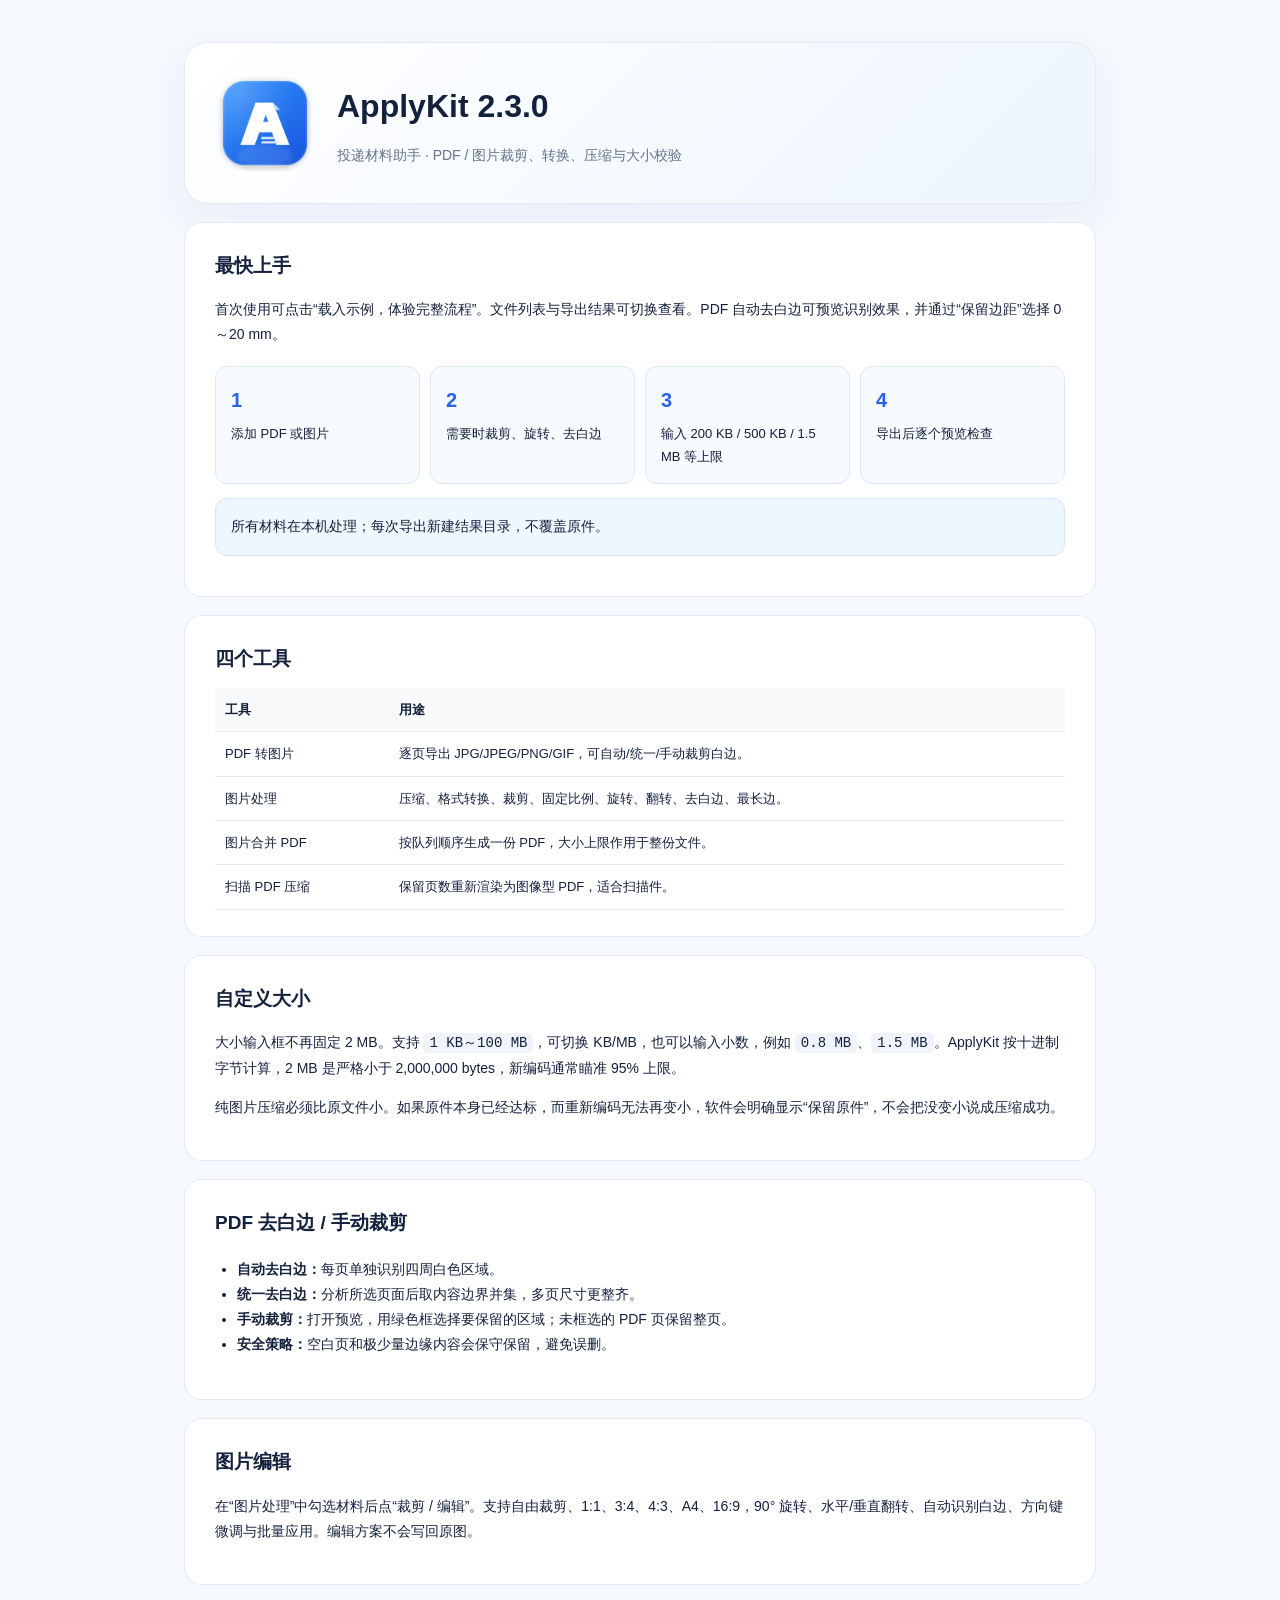
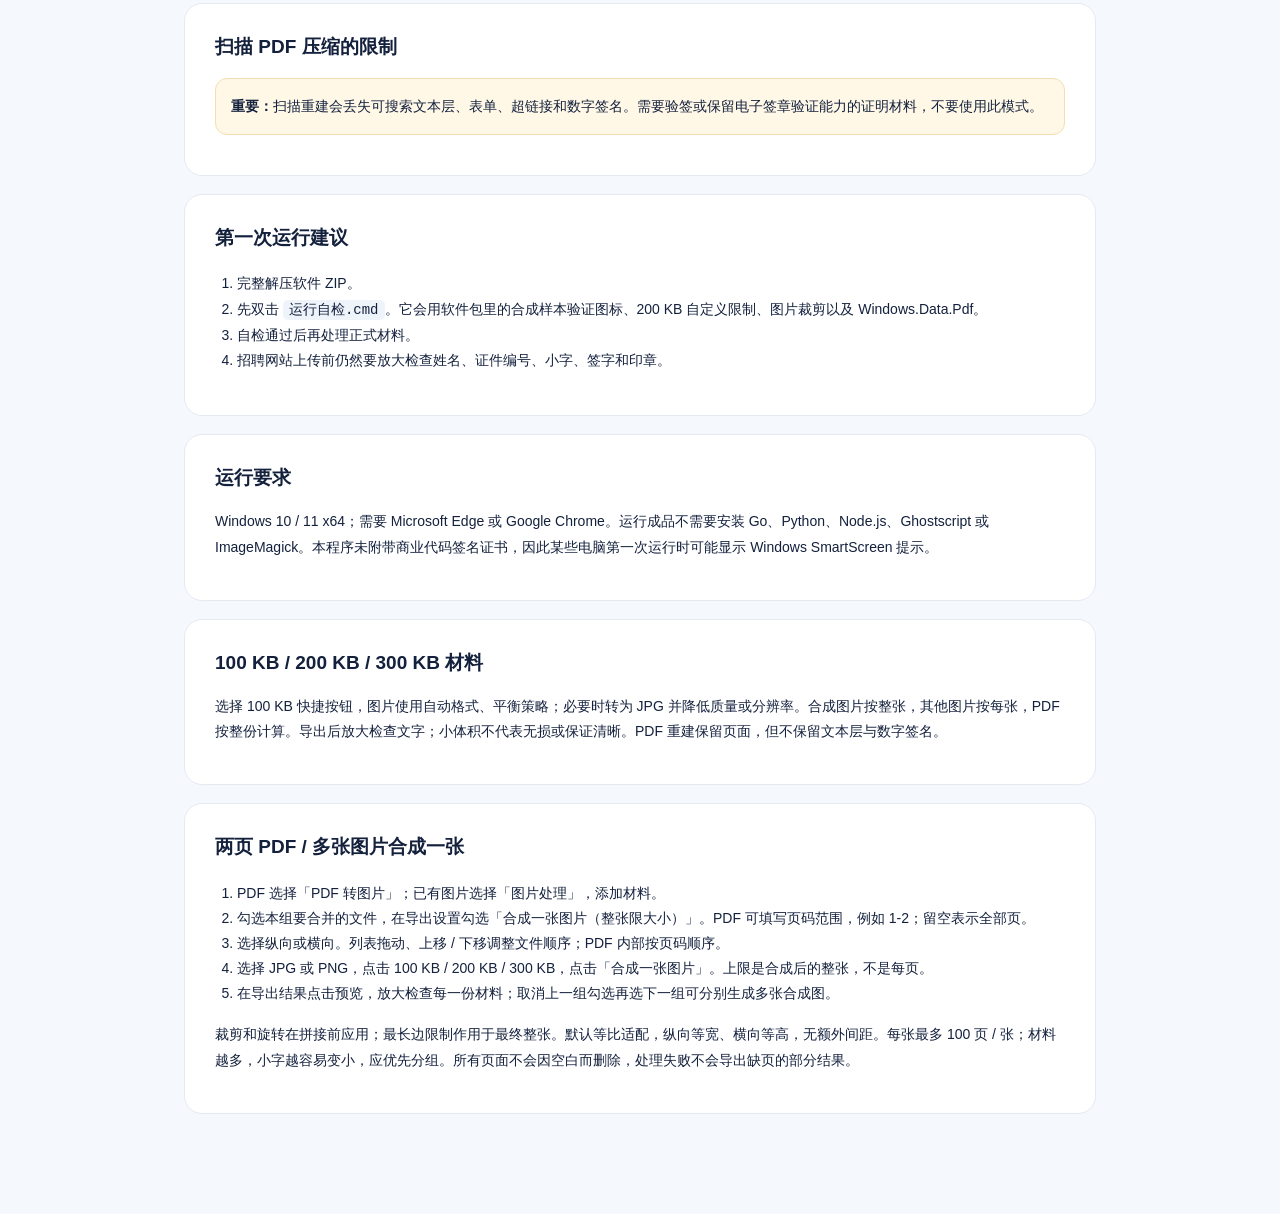
<file: docs/USER_GUIDE.zh-CN.html>
<!doctype html><html lang="zh-CN"><head><meta charset="utf-8"><meta name="viewport" content="width=device-width,initial-scale=1"><title>ApplyKit 2.3.0 使用说明</title><style>
:root{--ink:#14213d;--muted:#64748b;--blue:#2563eb;--line:#e5eaf2;--bg:#f5f8fc}*{box-sizing:border-box}body{margin:0;background:var(--bg);font-family:"Segoe UI Variable","Microsoft YaHei UI",sans-serif;color:var(--ink);line-height:1.8}main{max-width:960px;margin:42px auto;padding:0 24px 60px}.hero{background:linear-gradient(135deg,#fff,#edf5ff);border:1px solid var(--line);border-radius:24px;padding:32px;display:flex;gap:24px;align-items:center;box-shadow:0 16px 40px #1d4ed80d}.hero img{width:96px;height:96px}h1{margin:0;font-size:32px}.hero p{margin:8px 0 0;color:var(--muted)}section{background:#fff;border:1px solid var(--line);border-radius:18px;padding:26px 30px;margin-top:18px}h2{font-size:19px;margin:0 0 12px}h3{font-size:14px;margin:20px 0 6px}p,li{font-size:14px}ol,ul{padding-left:22px}code{background:#eff4fb;padding:2px 6px;border-radius:5px}.flow{display:grid;grid-template-columns:repeat(4,1fr);gap:10px;margin-top:18px}.flow div{background:#f7faff;border:1px solid #dbe7fb;border-radius:12px;padding:15px;font-size:13px}.flow b{display:block;color:var(--blue);font-size:20px;margin-bottom:4px}.note{background:#fff8e7;border:1px solid #f3deb1;padding:15px;border-radius:12px}.good{background:#eef7ff;border:1px solid #d3e7ff;padding:15px;border-radius:12px}table{width:100%;border-collapse:collapse;font-size:13px}th,td{border-bottom:1px solid var(--line);padding:10px;text-align:left}th{background:#f8fafc}@media(max-width:700px){.hero{align-items:flex-start}.hero img{width:70px;height:70px}.flow{grid-template-columns:1fr 1fr}section{padding:20px}}
</style></head><body><main><div class="hero"><img src="[data-uri]" alt="ApplyKit"><div><h1>ApplyKit 2.3.0</h1><p>投递材料助手 · PDF / 图片裁剪、转换、压缩与大小校验</p></div></div>
<section><h2>最快上手</h2><p>首次使用可点击“载入示例，体验完整流程”。文件列表与导出结果可切换查看。PDF 自动去白边可预览识别效果，并通过“保留边距”选择 0～20 mm。</p><div class="flow"><div><b>1</b>添加 PDF 或图片</div><div><b>2</b>需要时裁剪、旋转、去白边</div><div><b>3</b>输入 200 KB / 500 KB / 1.5 MB 等上限</div><div><b>4</b>导出后逐个预览检查</div></div><p class="good">所有材料在本机处理；每次导出新建结果目录，不覆盖原件。</p></section>
<section><h2>四个工具</h2><table><tr><th>工具</th><th>用途</th></tr><tr><td>PDF 转图片</td><td>逐页导出 JPG/JPEG/PNG/GIF，可自动/统一/手动裁剪白边。</td></tr><tr><td>图片处理</td><td>压缩、格式转换、裁剪、固定比例、旋转、翻转、去白边、最长边。</td></tr><tr><td>图片合并 PDF</td><td>按队列顺序生成一份 PDF，大小上限作用于整份文件。</td></tr><tr><td>扫描 PDF 压缩</td><td>保留页数重新渲染为图像型 PDF，适合扫描件。</td></tr></table></section>
<section><h2>自定义大小</h2><p>大小输入框不再固定 2 MB。支持 <code>1 KB～100 MB</code>，可切换 KB/MB，也可以输入小数，例如 <code>0.8 MB</code>、<code>1.5 MB</code>。ApplyKit 按十进制字节计算，2 MB 是严格小于 2,000,000 bytes，新编码通常瞄准 95% 上限。</p><p>纯图片压缩必须比原文件小。如果原件本身已经达标，而重新编码无法再变小，软件会明确显示“保留原件”，不会把没变小说成压缩成功。</p></section>
<section><h2>PDF 去白边 / 手动裁剪</h2><ul><li><b>自动去白边：</b>每页单独识别四周白色区域。</li><li><b>统一去白边：</b>分析所选页面后取内容边界并集，多页尺寸更整齐。</li><li><b>手动裁剪：</b>打开预览，用绿色框选择要保留的区域；未框选的 PDF 页保留整页。</li><li><b>安全策略：</b>空白页和极少量边缘内容会保守保留，避免误删。</li></ul></section>
<section><h2>图片编辑</h2><p>在“图片处理”中勾选材料后点“裁剪 / 编辑”。支持自由裁剪、1:1、3:4、4:3、A4、16:9，90° 旋转、水平/垂直翻转、自动识别白边、方向键微调与批量应用。编辑方案不会写回原图。</p></section>
<section><h2>扫描 PDF 压缩的限制</h2><p class="note"><b>重要：</b>扫描重建会丢失可搜索文本层、表单、超链接和数字签名。需要验签或保留电子签章验证能力的证明材料，不要使用此模式。</p></section>
<section><h2>第一次运行建议</h2><ol><li>完整解压软件 ZIP。</li><li>先双击 <code>运行自检.cmd</code>。它会用软件包里的合成样本验证图标、200 KB 自定义限制、图片裁剪以及 Windows.Data.Pdf。</li><li>自检通过后再处理正式材料。</li><li>招聘网站上传前仍然要放大检查姓名、证件编号、小字、签字和印章。</li></ol></section>
<section><h2>运行要求</h2><p>Windows 10 / 11 x64；需要 Microsoft Edge 或 Google Chrome。运行成品不需要安装 Go、Python、Node.js、Ghostscript 或 ImageMagick。本程序未附带商业代码签名证书，因此某些电脑第一次运行时可能显示 Windows SmartScreen 提示。</p></section>
<section><h2>100 KB / 200 KB / 300 KB 材料</h2><p>选择 100 KB 快捷按钮，图片使用自动格式、平衡策略；必要时转为 JPG 并降低质量或分辨率。合成图片按整张，其他图片按每张，PDF 按整份计算。导出后放大检查文字；小体积不代表无损或保证清晰。PDF 重建保留页面，但不保留文本层与数字签名。</p></section><section><h2>两页 PDF / 多张图片合成一张</h2><ol><li>PDF 选择「PDF 转图片」；已有图片选择「图片处理」，添加材料。</li><li>勾选本组要合并的文件，在导出设置勾选「合成一张图片（整张限大小）」。PDF 可填写页码范围，例如 1-2；留空表示全部页。</li><li>选择纵向或横向。列表拖动、上移 / 下移调整文件顺序；PDF 内部按页码顺序。</li><li>选择 JPG 或 PNG，点击 100 KB / 200 KB / 300 KB，点击「合成一张图片」。上限是合成后的整张，不是每页。</li><li>在导出结果点击预览，放大检查每一份材料；取消上一组勾选再选下一组可分别生成多张合成图。</li></ol><p>裁剪和旋转在拼接前应用；最长边限制作用于最终整张。默认等比适配，纵向等宽、横向等高，无额外间距。每张最多 100 页 / 张；材料越多，小字越容易变小，应优先分组。所有页面不会因空白而删除，处理失败不会导出缺页的部分结果。</p></section></main></body></html>
</file>
